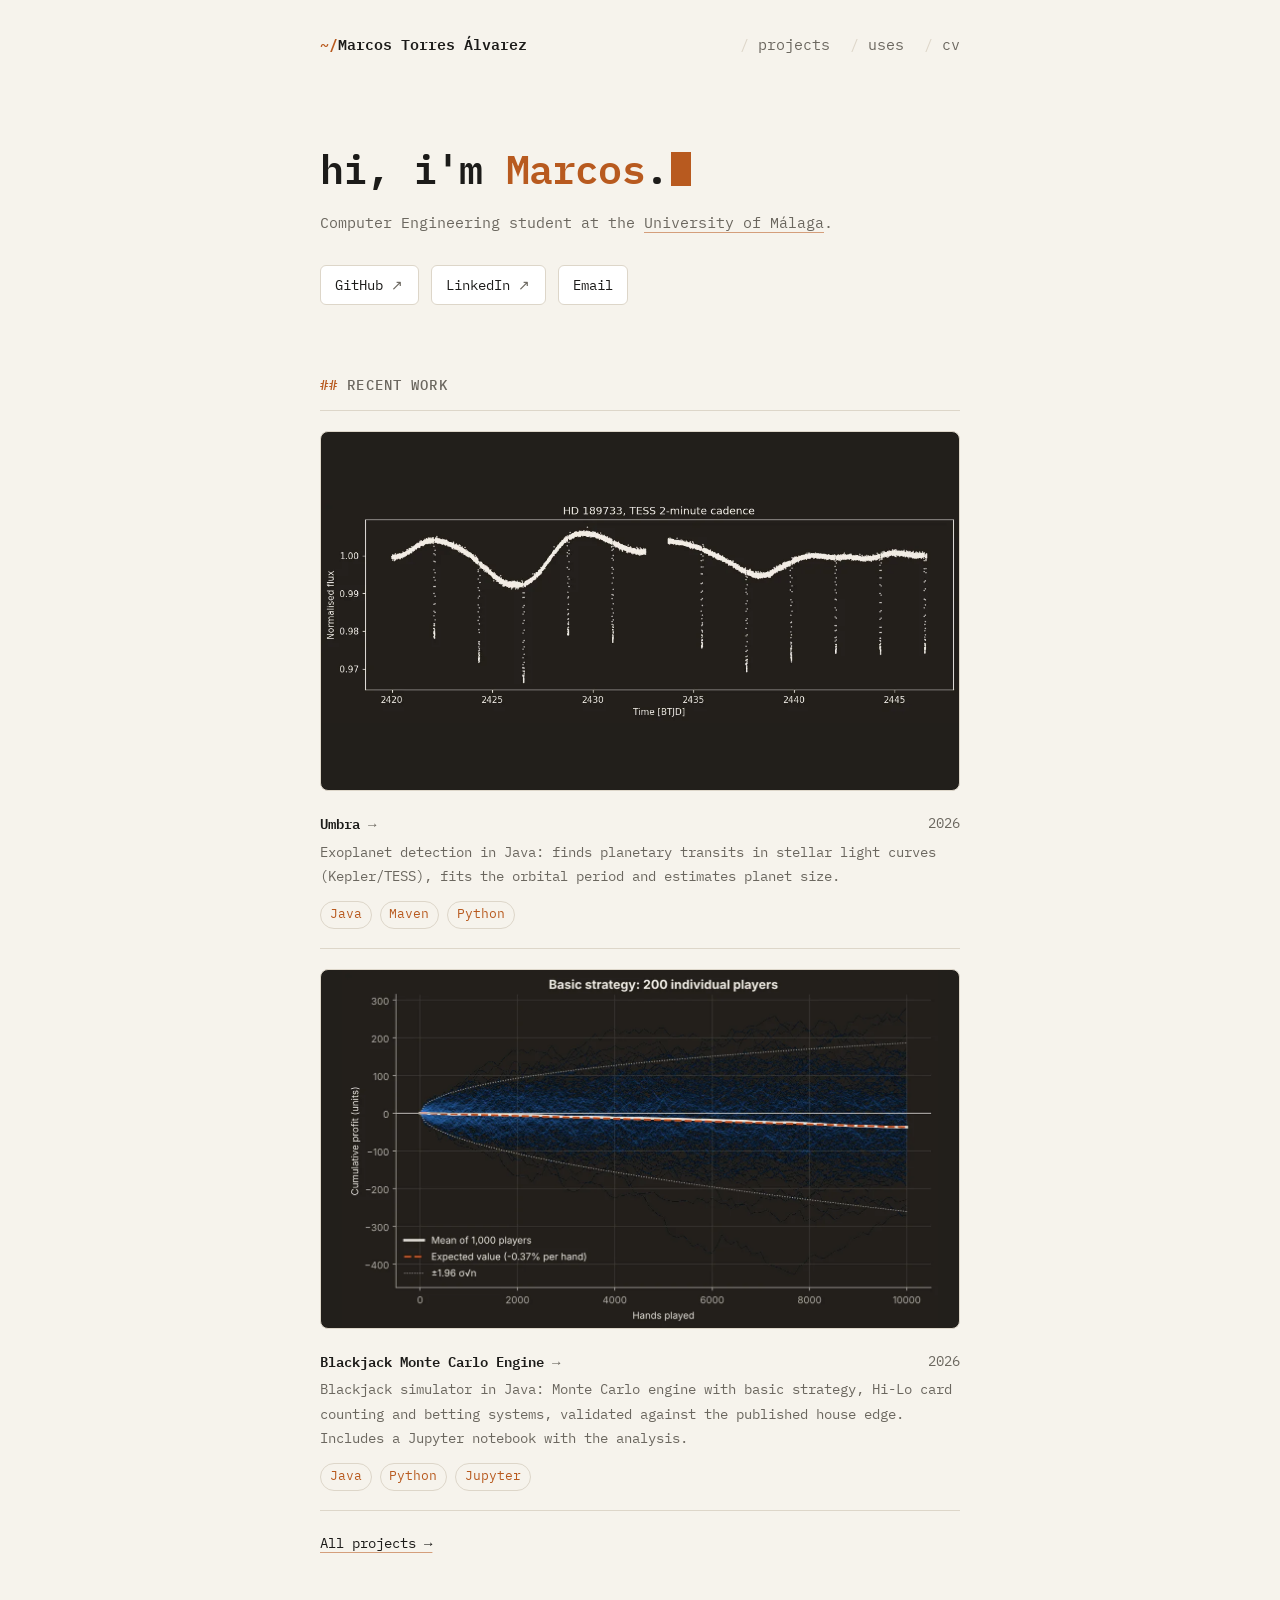
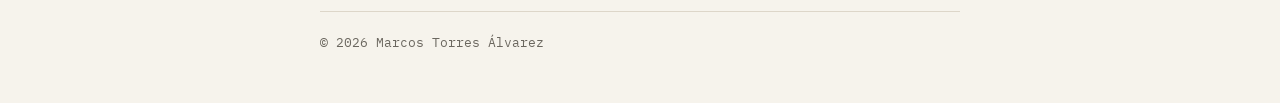
<file: index.html>
<!doctype html>
<html lang="en">
  <head>
    <meta charset="utf-8">
    <meta name="viewport" content="width=device-width, initial-scale=1">
    <title>Marcos Torres Álvarez</title>
    <meta name="description" content="Computer Engineering student at the University of Málaga.">
    <link rel="canonical" href="https://torresmarcos.com/">
    <link rel="icon" href="favicon.svg" type="image/svg+xml">
    <link rel="stylesheet" href="style.css">
  </head>
  <body>
    <div class="page">
      <header class="site-header">
        <a class="site-name" href="/">Marcos Torres Álvarez</a>
        <nav class="site-nav" aria-label="Main">
          <a href="/projects">Projects</a>
          <a href="/uses">Uses</a>
          <a href="/cv">CV</a>
        </nav>
      </header>

      <main>
        <section class="intro">
          <h1>hi, i'm <span class="accent">Marcos</span>.<span class="cursor" aria-hidden="true"></span></h1>
          <div class="lead">
            <p>Computer Engineering student at the <a href="https://www.uma.es/">University of Málaga</a>.</p>
          </div>
          <ul class="links">
            <li><a href="https://github.com/mtoralv">GitHub</a></li>
            <li><a href="https://www.linkedin.com/in/mtoralv/">LinkedIn</a></li>
            <li><a class="email" href="mailto:marcos@torresmarcos.com">Email</a></li>
          </ul>
        </section>

        <section class="recent" aria-labelledby="recent-title">
          <h2 id="recent-title">Recent work</h2>
          <ul class="project-list">
          <li class="project-row">
            <a class="project-link" href="/projects/umbra">
              <img class="project-image" src="/images/projects/umbra.webp" alt="Light curve of HD 189733 from TESS: the star brightness over 27 days, with a dip every time its planet crosses it" loading="lazy">
              <span class="project-name">Umbra</span>
              <time class="project-year" datetime="2026">2026</time>
              <span class="project-summary">Exoplanet detection in Java: finds planetary transits in stellar light curves (Kepler/TESS), fits the orbital period and estimates planet size.</span>
            </a>
            <ul class="tags" aria-label="Built with">
              <li>Java</li>
              <li>Maven</li>
              <li>Python</li>
            </ul>
          </li>
          <li class="project-row">
            <a class="project-link" href="/projects/blackjack">
              <img class="project-image" src="/images/projects/blackjack.webp" alt="Cumulative profit of 200 simulated Blackjack players over 10,000 hands, drifting slowly below zero" loading="lazy">
              <span class="project-name">Blackjack Monte Carlo Engine</span>
              <time class="project-year" datetime="2026">2026</time>
              <span class="project-summary">Blackjack simulator in Java: Monte Carlo engine with basic strategy, Hi-Lo card counting and betting systems, validated against the published house edge. Includes a Jupyter notebook with the analysis.</span>
            </a>
            <ul class="tags" aria-label="Built with">
              <li>Java</li>
              <li>Python</li>
              <li>Jupyter</li>
            </ul>
          </li>
          </ul>
          <p class="all-projects"><a href="/projects">All projects →</a></p>
        </section>
      </main>

      <footer class="site-footer">
        <p>© 2026 Marcos Torres Álvarez</p>
      </footer>
    </div>
  </body>
</html>
</file>
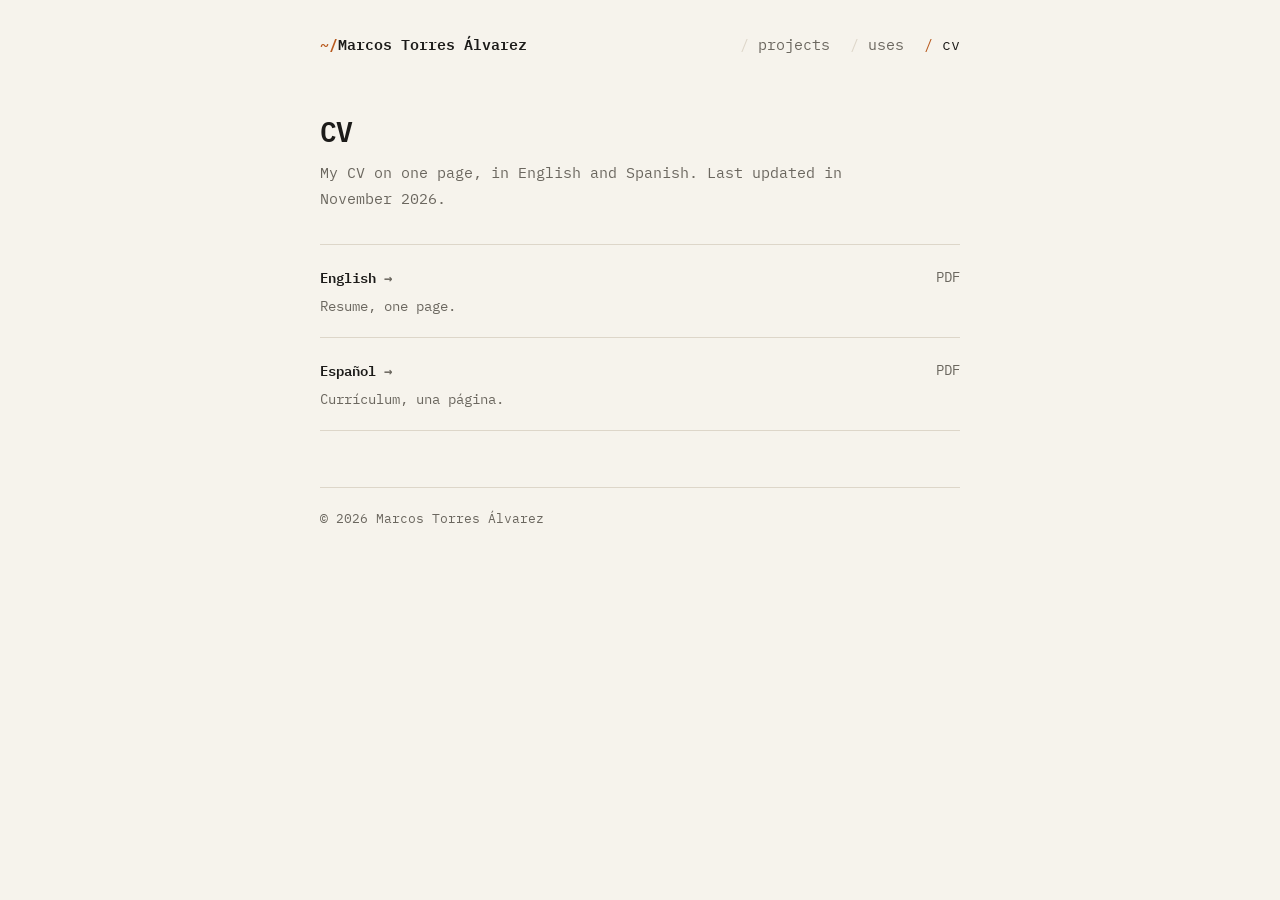
<file: cv.html>
<!doctype html>
<html lang="en">
  <head>
    <meta charset="utf-8">
    <meta name="viewport" content="width=device-width, initial-scale=1">
    <title>CV · Marcos Torres Álvarez</title>
    <meta name="description" content="The CV of Marcos Torres Álvarez, in English and Spanish.">
    <link rel="canonical" href="https://torresmarcos.com/cv">
    <link rel="icon" href="favicon.svg" type="image/svg+xml">
    <link rel="stylesheet" href="style.css">
  </head>
  <body>
    <div class="page">
      <header class="site-header">
        <a class="site-name" href="/">Marcos Torres Álvarez</a>
        <nav class="site-nav" aria-label="Main">
          <a href="/projects">Projects</a>
          <a href="/uses">Uses</a>
          <a href="/cv" aria-current="page">CV</a>
        </nav>
      </header>

      <main>
        <h1>CV</h1>
        <p class="lead">My CV on one page, in English and Spanish. Last updated in November 2026.</p>

        <ul class="project-list">
          <li class="project-row">
            <a class="project-link" href="/cv/marcos-torres-cv-en.pdf">
              <span class="project-name">English</span>
              <span class="project-year">PDF</span>
              <span class="project-summary">Resume, one page.</span>
            </a>
          </li>
          <li class="project-row">
            <a class="project-link" href="/cv/marcos-torres-cv-es.pdf" hreflang="es" lang="es">
              <span class="project-name">Español</span>
              <span class="project-year">PDF</span>
              <span class="project-summary">Currículum, una página.</span>
            </a>
          </li>
        </ul>
      </main>

      <footer class="site-footer">
        <p>© 2026 Marcos Torres Álvarez</p>
      </footer>
    </div>
  </body>
</html>
</file>
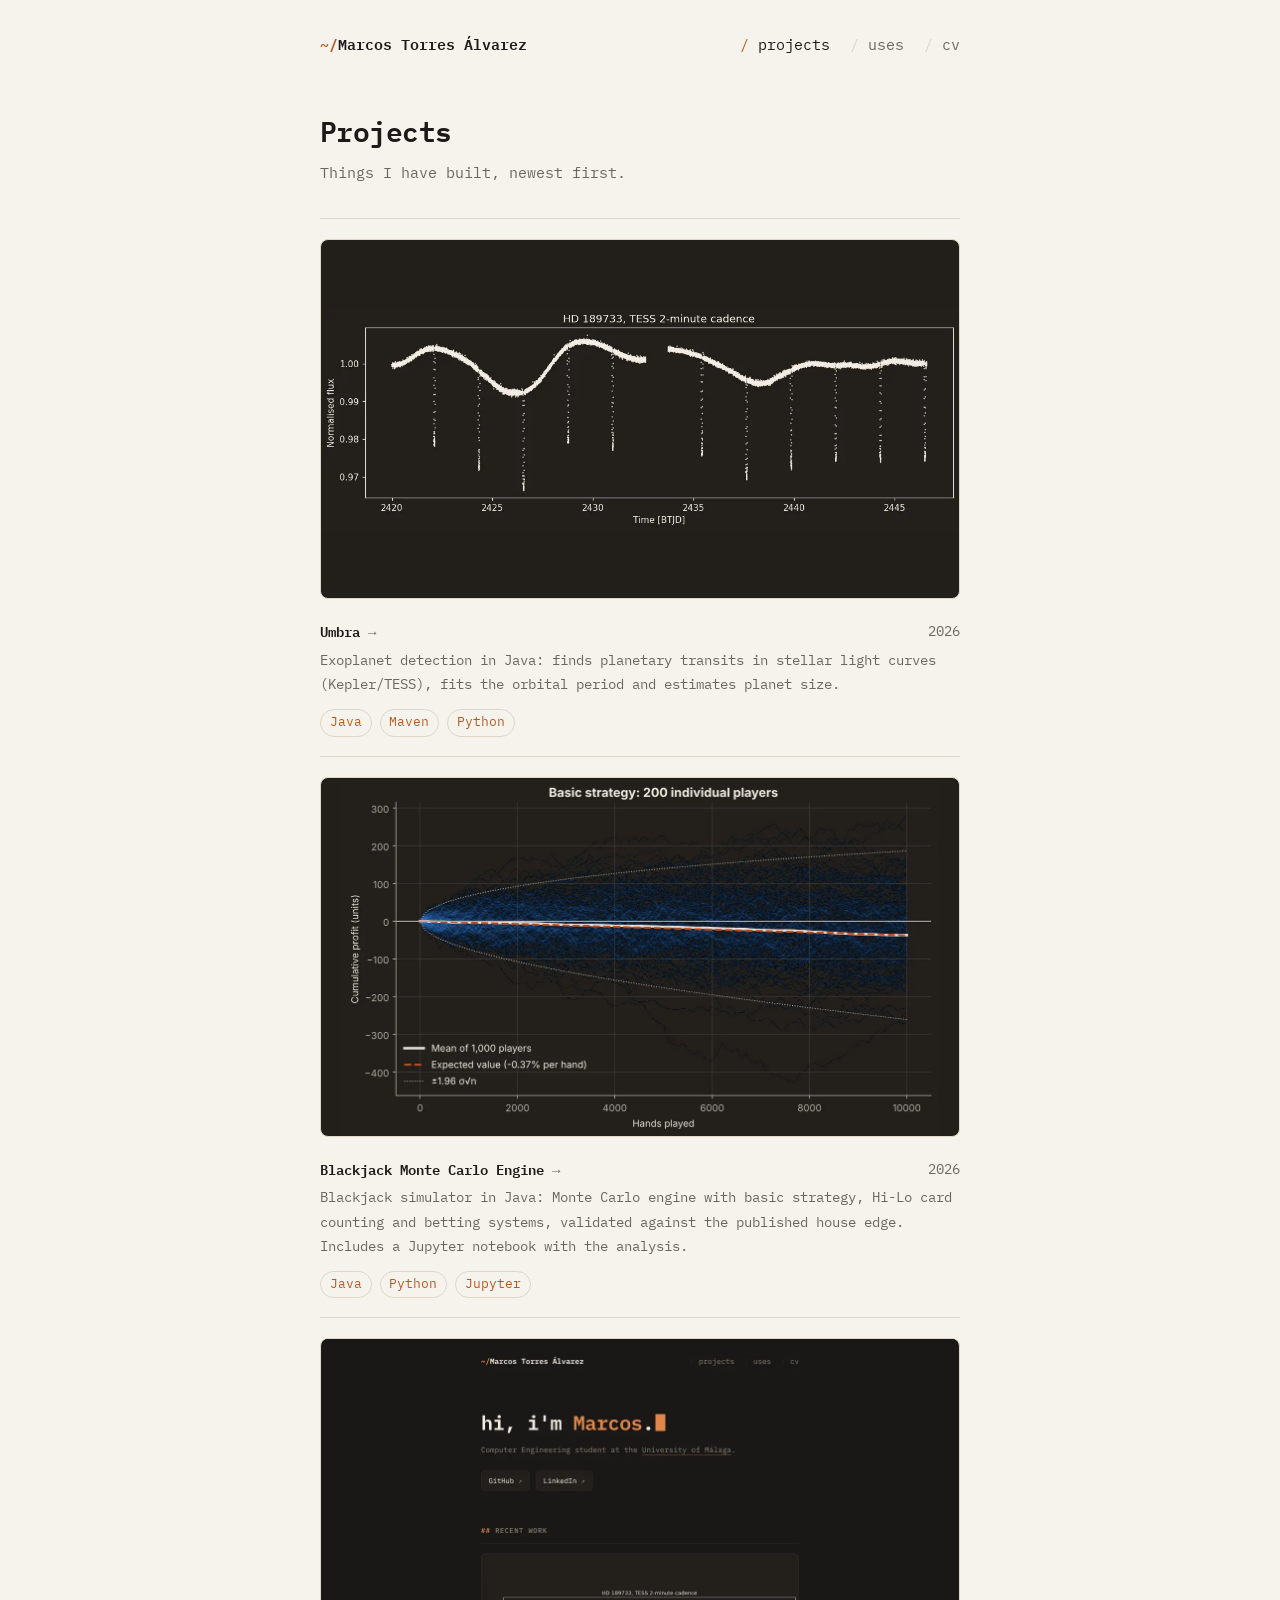
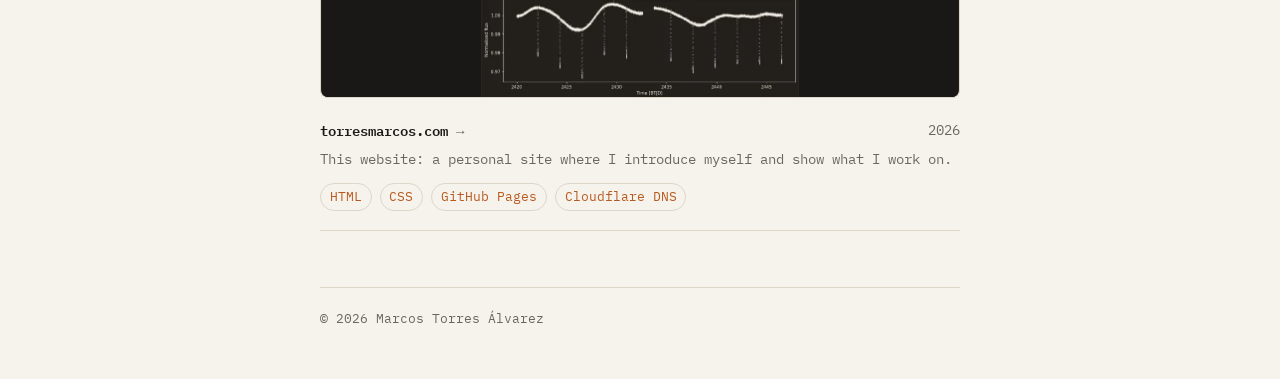
<file: projects.html>
<!doctype html>
<html lang="en">
  <head>
    <meta charset="utf-8">
    <meta name="viewport" content="width=device-width, initial-scale=1">
    <title>Projects · Marcos Torres Álvarez</title>
    <meta name="description" content="Projects by Marcos Torres Álvarez.">
    <link rel="canonical" href="https://torresmarcos.com/projects">
    <link rel="icon" href="favicon.svg" type="image/svg+xml">
    <link rel="stylesheet" href="style.css">
  </head>
  <body>
    <div class="page">
      <header class="site-header">
        <a class="site-name" href="/">Marcos Torres Álvarez</a>
        <nav class="site-nav" aria-label="Main">
          <a href="/projects" aria-current="page">Projects</a>
          <a href="/uses">Uses</a>
          <a href="/cv">CV</a>
        </nav>
      </header>

      <main>
        <h1>Projects</h1>
        <p class="lead">Things I have built, newest first.</p>

        <ul class="project-list">
          <li class="project-row">
            <a class="project-link" href="/projects/umbra">
              <img class="project-image" src="/images/projects/umbra.webp" alt="Light curve of HD 189733 from TESS: the star brightness over 27 days, with a dip every time its planet crosses it" loading="lazy">
              <span class="project-name">Umbra</span>
              <time class="project-year" datetime="2026">2026</time>
              <span class="project-summary">Exoplanet detection in Java: finds planetary transits in stellar light curves (Kepler/TESS), fits the orbital period and estimates planet size.</span>
            </a>
            <ul class="tags" aria-label="Built with">
              <li>Java</li>
              <li>Maven</li>
              <li>Python</li>
            </ul>
          </li>
          <li class="project-row">
            <a class="project-link" href="/projects/blackjack">
              <img class="project-image" src="/images/projects/blackjack.webp" alt="Cumulative profit of 200 simulated Blackjack players over 10,000 hands, drifting slowly below zero" loading="lazy">
              <span class="project-name">Blackjack Monte Carlo Engine</span>
              <time class="project-year" datetime="2026">2026</time>
              <span class="project-summary">Blackjack simulator in Java: Monte Carlo engine with basic strategy, Hi-Lo card counting and betting systems, validated against the published house edge. Includes a Jupyter notebook with the analysis.</span>
            </a>
            <ul class="tags" aria-label="Built with">
              <li>Java</li>
              <li>Python</li>
              <li>Jupyter</li>
            </ul>
          </li>
          <li class="project-row">
            <a class="project-link" href="/projects/torresmarcos">
              <img class="project-image" src="/images/projects/torresmarcos.webp" alt="The home page of torresmarcos.com" loading="lazy">
              <span class="project-name">torresmarcos.com</span>
              <time class="project-year" datetime="2026">2026</time>
              <span class="project-summary">This website: a personal site where I introduce myself and show what I work on.</span>
            </a>
            <ul class="tags" aria-label="Built with">
              <li>HTML</li>
              <li>CSS</li>
              <li>GitHub Pages</li>
              <li>Cloudflare DNS</li>
            </ul>
          </li>
        </ul>
      </main>

      <footer class="site-footer">
        <p>© 2026 Marcos Torres Álvarez</p>
      </footer>
    </div>
  </body>
</html>
</file>
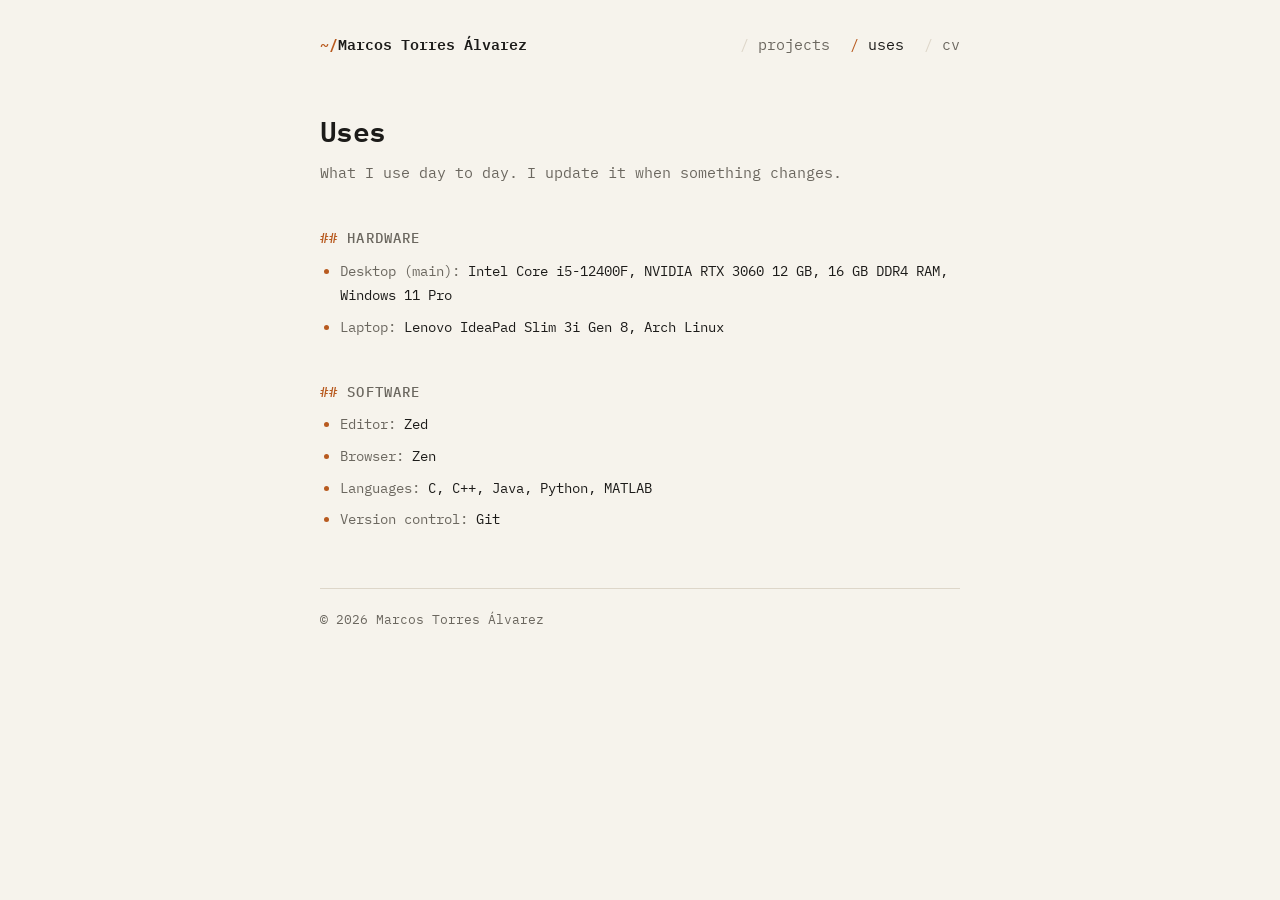
<file: uses.html>
<!doctype html>
<html lang="en">
  <head>
    <meta charset="utf-8">
    <meta name="viewport" content="width=device-width, initial-scale=1">
    <title>Uses · Marcos Torres Álvarez</title>
    <meta name="description" content="The hardware and software Marcos Torres Álvarez uses day to day.">
    <link rel="canonical" href="https://torresmarcos.com/uses">
    <link rel="icon" href="favicon.svg" type="image/svg+xml">
    <link rel="stylesheet" href="style.css">
  </head>
  <body>
    <div class="page">
      <header class="site-header">
        <a class="site-name" href="/">Marcos Torres Álvarez</a>
        <nav class="site-nav" aria-label="Main">
          <a href="/projects">Projects</a>
          <a href="/uses" aria-current="page">Uses</a>
          <a href="/cv">CV</a>
        </nav>
      </header>

      <main>
        <h1>Uses</h1>
        <p class="lead">What I use day to day. I update it when something changes.</p>

        <h2>Hardware</h2>
        <ul>
          <li><span class="label">Desktop (main):</span> Intel Core i5-12400F, NVIDIA RTX 3060 12 GB, 16 GB DDR4 RAM, Windows 11 Pro</li>
          <li><span class="label">Laptop:</span> Lenovo IdeaPad Slim 3i Gen 8, Arch Linux</li>
        </ul>

        <h2>Software</h2>
        <ul>
          <li><span class="label">Editor:</span> Zed</li>
          <li><span class="label">Browser:</span> Zen</li>
          <li><span class="label">Languages:</span> C, C++, Java, Python, MATLAB</li>
          <li><span class="label">Version control:</span> Git</li>
        </ul>
      </main>

      <footer class="site-footer">
        <p>© 2026 Marcos Torres Álvarez</p>
      </footer>
    </div>
  </body>
</html>
</file>
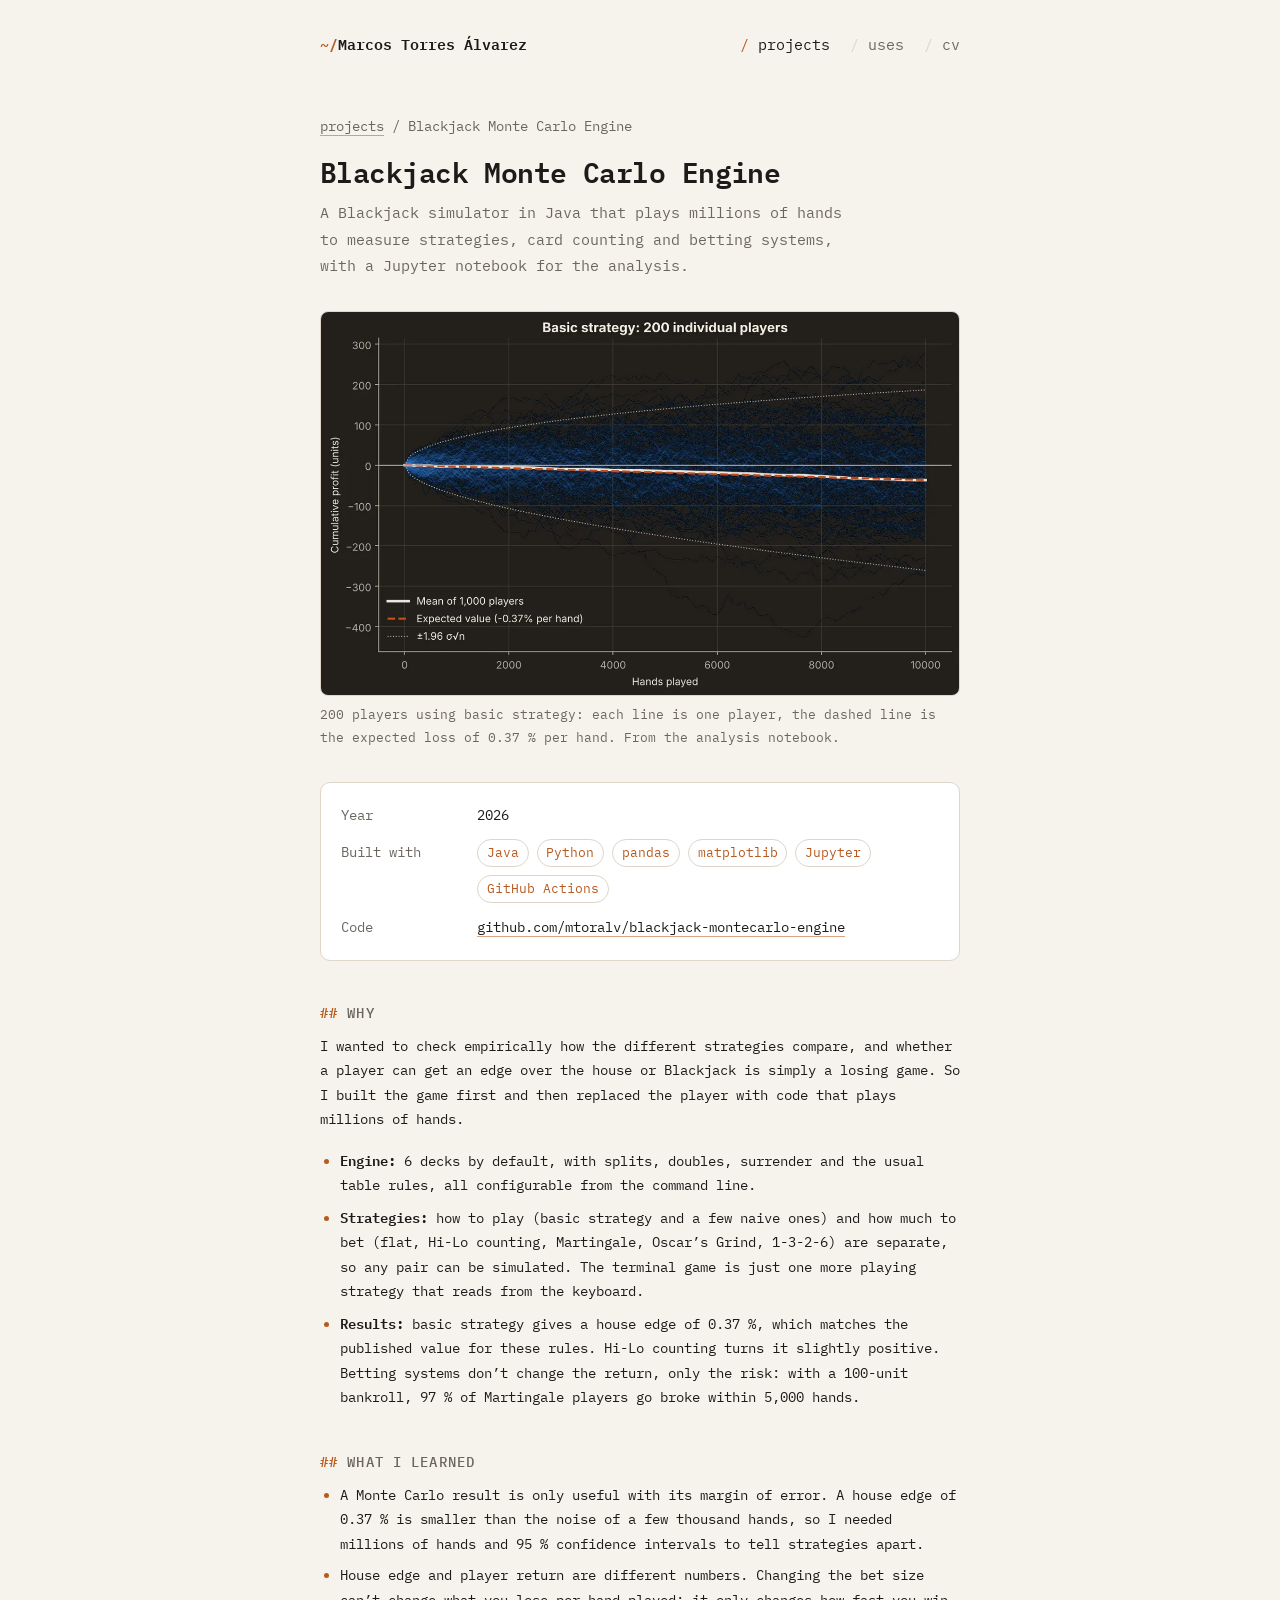
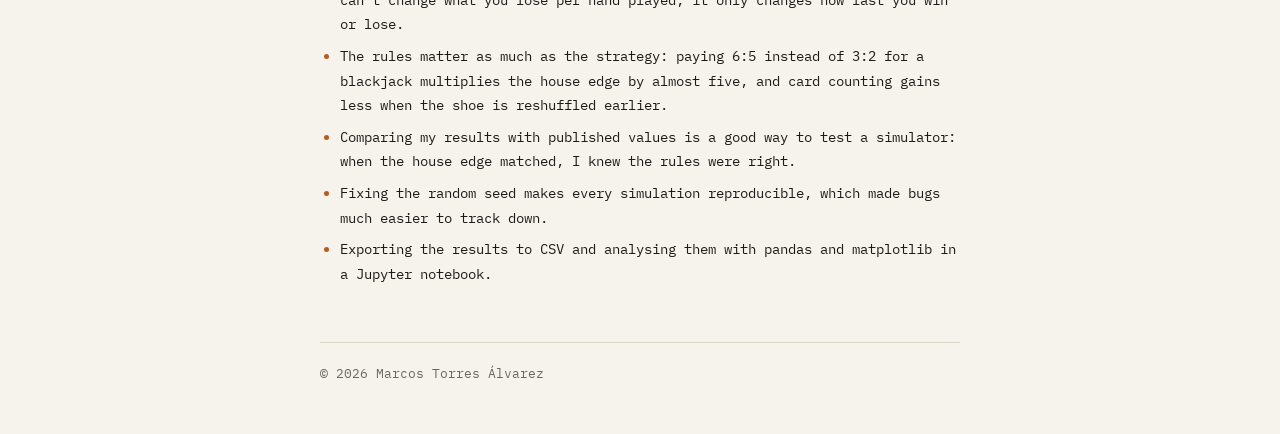
<file: projects/blackjack.html>
<!doctype html>
<html lang="en">
  <head>
    <meta charset="utf-8">
    <meta name="viewport" content="width=device-width, initial-scale=1">
    <title>Blackjack Monte Carlo Engine · Marcos Torres Álvarez</title>
    <meta name="description" content="A Blackjack Monte Carlo simulator in Java by Marcos Torres Álvarez.">
    <link rel="canonical" href="https://torresmarcos.com/projects/blackjack">
    <link rel="icon" href="../favicon.svg" type="image/svg+xml">
    <link rel="stylesheet" href="../style.css">
  </head>
  <body>
    <div class="page">
      <header class="site-header">
        <a class="site-name" href="/">Marcos Torres Álvarez</a>
        <nav class="site-nav" aria-label="Main">
          <a href="/projects" aria-current="page">Projects</a>
          <a href="/uses">Uses</a>
          <a href="/cv">CV</a>
        </nav>
      </header>

      <main>
        <p class="breadcrumb"><a href="/projects">projects</a> / Blackjack Monte Carlo Engine</p>
        <h1>Blackjack Monte Carlo Engine</h1>
        <p class="lead">A Blackjack simulator in Java that plays millions of hands to measure strategies, card counting and betting systems, with a Jupyter notebook for the analysis.</p>

        <figure class="figure">
          <img src="/images/projects/blackjack.webp" alt="Cumulative profit of 200 simulated Blackjack players over 10,000 hands, drifting slowly below zero" width="1200" height="720">
          <figcaption>200 players using basic strategy: each line is one player, the dashed line is the expected loss of 0.37 % per hand. From the analysis notebook.</figcaption>
        </figure>

        <dl class="facts">
          <div>
            <dt>Year</dt>
            <dd><time datetime="2026">2026</time></dd>
          </div>
          <div>
            <dt>Built with</dt>
            <dd>
              <ul class="tags">
                <li>Java</li>
                <li>Python</li>
                <li>pandas</li>
                <li>matplotlib</li>
                <li>Jupyter</li>
                <li>GitHub Actions</li>
              </ul>
            </dd>
          </div>
          <div>
            <dt>Code</dt>
            <dd><a href="https://github.com/mtoralv/blackjack-montecarlo-engine">github.com/mtoralv/blackjack-montecarlo-engine</a></dd>
          </div>
        </dl>

        <h2>Why</h2>
        <p>I wanted to check empirically how the different strategies compare, and whether a player can get an edge over the house or Blackjack is simply a losing game. So I built the game first and then replaced the player with code that plays millions of hands.</p>
        <ul>
          <li><strong>Engine:</strong> 6 decks by default, with splits, doubles, surrender and the usual table rules, all configurable from the command line.</li>
          <li><strong>Strategies:</strong> how to play (basic strategy and a few naive ones) and how much to bet (flat, Hi-Lo counting, Martingale, Oscar&rsquo;s Grind, 1-3-2-6) are separate, so any pair can be simulated. The terminal game is just one more playing strategy that reads from the keyboard.</li>
          <li><strong>Results:</strong> basic strategy gives a house edge of 0.37 %, which matches the published value for these rules. Hi-Lo counting turns it slightly positive. Betting systems don&rsquo;t change the return, only the risk: with a 100-unit bankroll, 97 % of Martingale players go broke within 5,000 hands.</li>
        </ul>

        <h2>What I learned</h2>
        <ul>
          <li>A Monte Carlo result is only useful with its margin of error. A house edge of 0.37 % is smaller than the noise of a few thousand hands, so I needed millions of hands and 95 % confidence intervals to tell strategies apart.</li>
          <li>House edge and player return are different numbers. Changing the bet size can&rsquo;t change what you lose per hand played; it only changes how fast you win or lose.</li>
          <li>The rules matter as much as the strategy: paying 6:5 instead of 3:2 for a blackjack multiplies the house edge by almost five, and card counting gains less when the shoe is reshuffled earlier.</li>
          <li>Comparing my results with published values is a good way to test a simulator: when the house edge matched, I knew the rules were right.</li>
          <li>Fixing the random seed makes every simulation reproducible, which made bugs much easier to track down.</li>
          <li>Exporting the results to CSV and analysing them with pandas and matplotlib in a Jupyter notebook.</li>
        </ul>
      </main>

      <footer class="site-footer">
        <p>© 2026 Marcos Torres Álvarez</p>
      </footer>
    </div>
  </body>
</html>
</file>
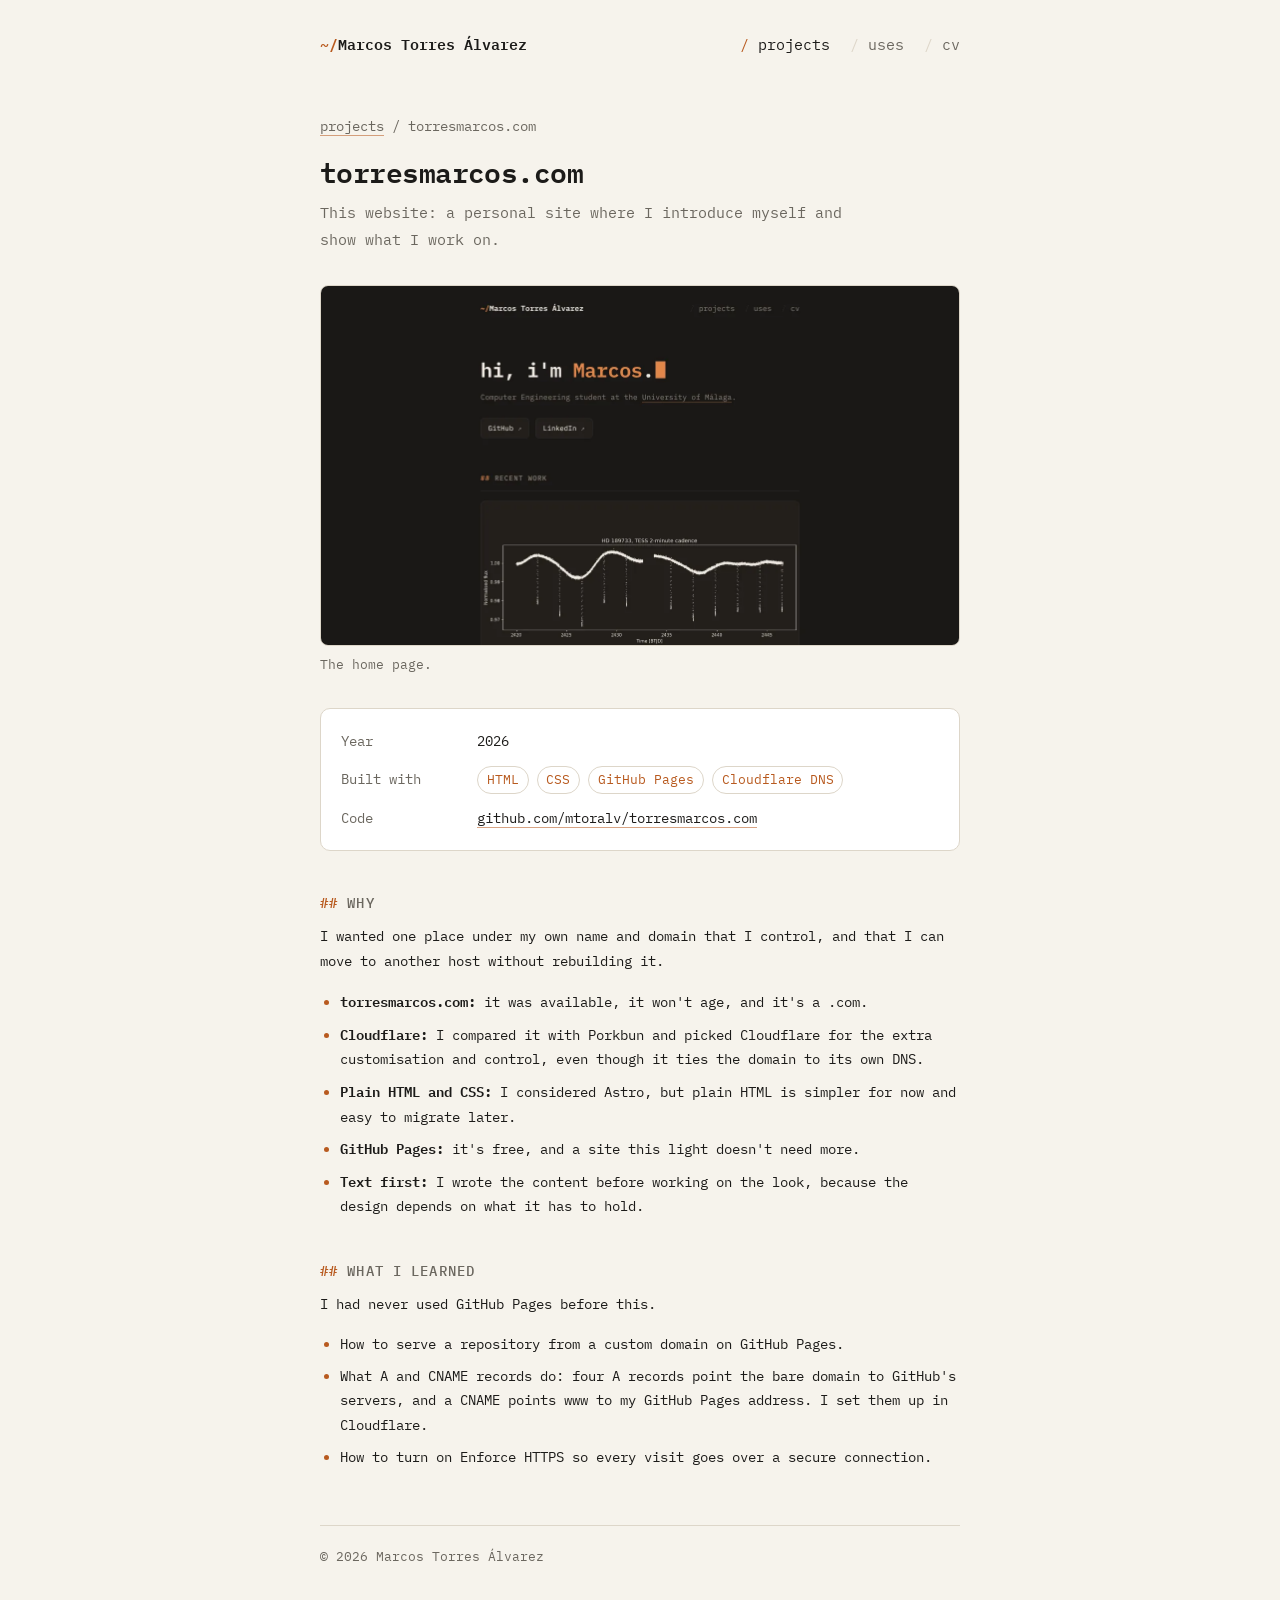
<file: projects/torresmarcos.html>
<!doctype html>
<html lang="en">
  <head>
    <meta charset="utf-8">
    <meta name="viewport" content="width=device-width, initial-scale=1">
    <title>torresmarcos.com · Marcos Torres Álvarez</title>
    <meta name="description" content="How and why Marcos Torres Álvarez built torresmarcos.com.">
    <link rel="canonical" href="https://torresmarcos.com/projects/torresmarcos">
    <link rel="icon" href="../favicon.svg" type="image/svg+xml">
    <link rel="stylesheet" href="../style.css">
  </head>
  <body>
    <div class="page">
      <header class="site-header">
        <a class="site-name" href="/">Marcos Torres Álvarez</a>
        <nav class="site-nav" aria-label="Main">
          <a href="/projects" aria-current="page">Projects</a>
          <a href="/uses">Uses</a>
          <a href="/cv">CV</a>
        </nav>
      </header>

      <main>
        <p class="breadcrumb"><a href="/projects">projects</a> / torresmarcos.com</p>
        <h1>torresmarcos.com</h1>
        <p class="lead">This website: a personal site where I introduce myself and show what I work on.</p>

        <figure class="figure">
          <img src="/images/projects/torresmarcos.webp" alt="The home page of torresmarcos.com" width="1200" height="675">
          <figcaption>The home page.</figcaption>
        </figure>

        <dl class="facts">
          <div>
            <dt>Year</dt>
            <dd><time datetime="2026">2026</time></dd>
          </div>
          <div>
            <dt>Built with</dt>
            <dd>
              <ul class="tags">
                <li>HTML</li>
                <li>CSS</li>
                <li>GitHub Pages</li>
                <li>Cloudflare DNS</li>
              </ul>
            </dd>
          </div>
          <div>
            <dt>Code</dt>
            <dd><a href="https://github.com/mtoralv/torresmarcos.com">github.com/mtoralv/torresmarcos.com</a></dd>
          </div>
        </dl>

        <h2>Why</h2>
        <p>I wanted one place under my own name and domain that I control, and that I can move to another host without rebuilding it.</p>
        <ul>
          <li><strong>torresmarcos.com:</strong> it was available, it won't age, and it's a .com.</li>
          <li><strong>Cloudflare:</strong> I compared it with Porkbun and picked Cloudflare for the extra customisation and control, even though it ties the domain to its own DNS.</li>
          <li><strong>Plain HTML and CSS:</strong> I considered Astro, but plain HTML is simpler for now and easy to migrate later.</li>
          <li><strong>GitHub Pages:</strong> it's free, and a site this light doesn't need more.</li>
          <li><strong>Text first:</strong> I wrote the content before working on the look, because the design depends on what it has to hold.</li>
        </ul>

        <h2>What I learned</h2>
        <p>I had never used GitHub Pages before this.</p>
        <ul>
          <li>How to serve a repository from a custom domain on GitHub Pages.</li>
          <li>What A and CNAME records do: four A records point the bare domain to GitHub's servers, and a CNAME points <code>www</code> to my GitHub Pages address. I set them up in Cloudflare.</li>
          <li>How to turn on Enforce HTTPS so every visit goes over a secure connection.</li>
        </ul>
      </main>

      <footer class="site-footer">
        <p>© 2026 Marcos Torres Álvarez</p>
      </footer>
    </div>
  </body>
</html>
</file>
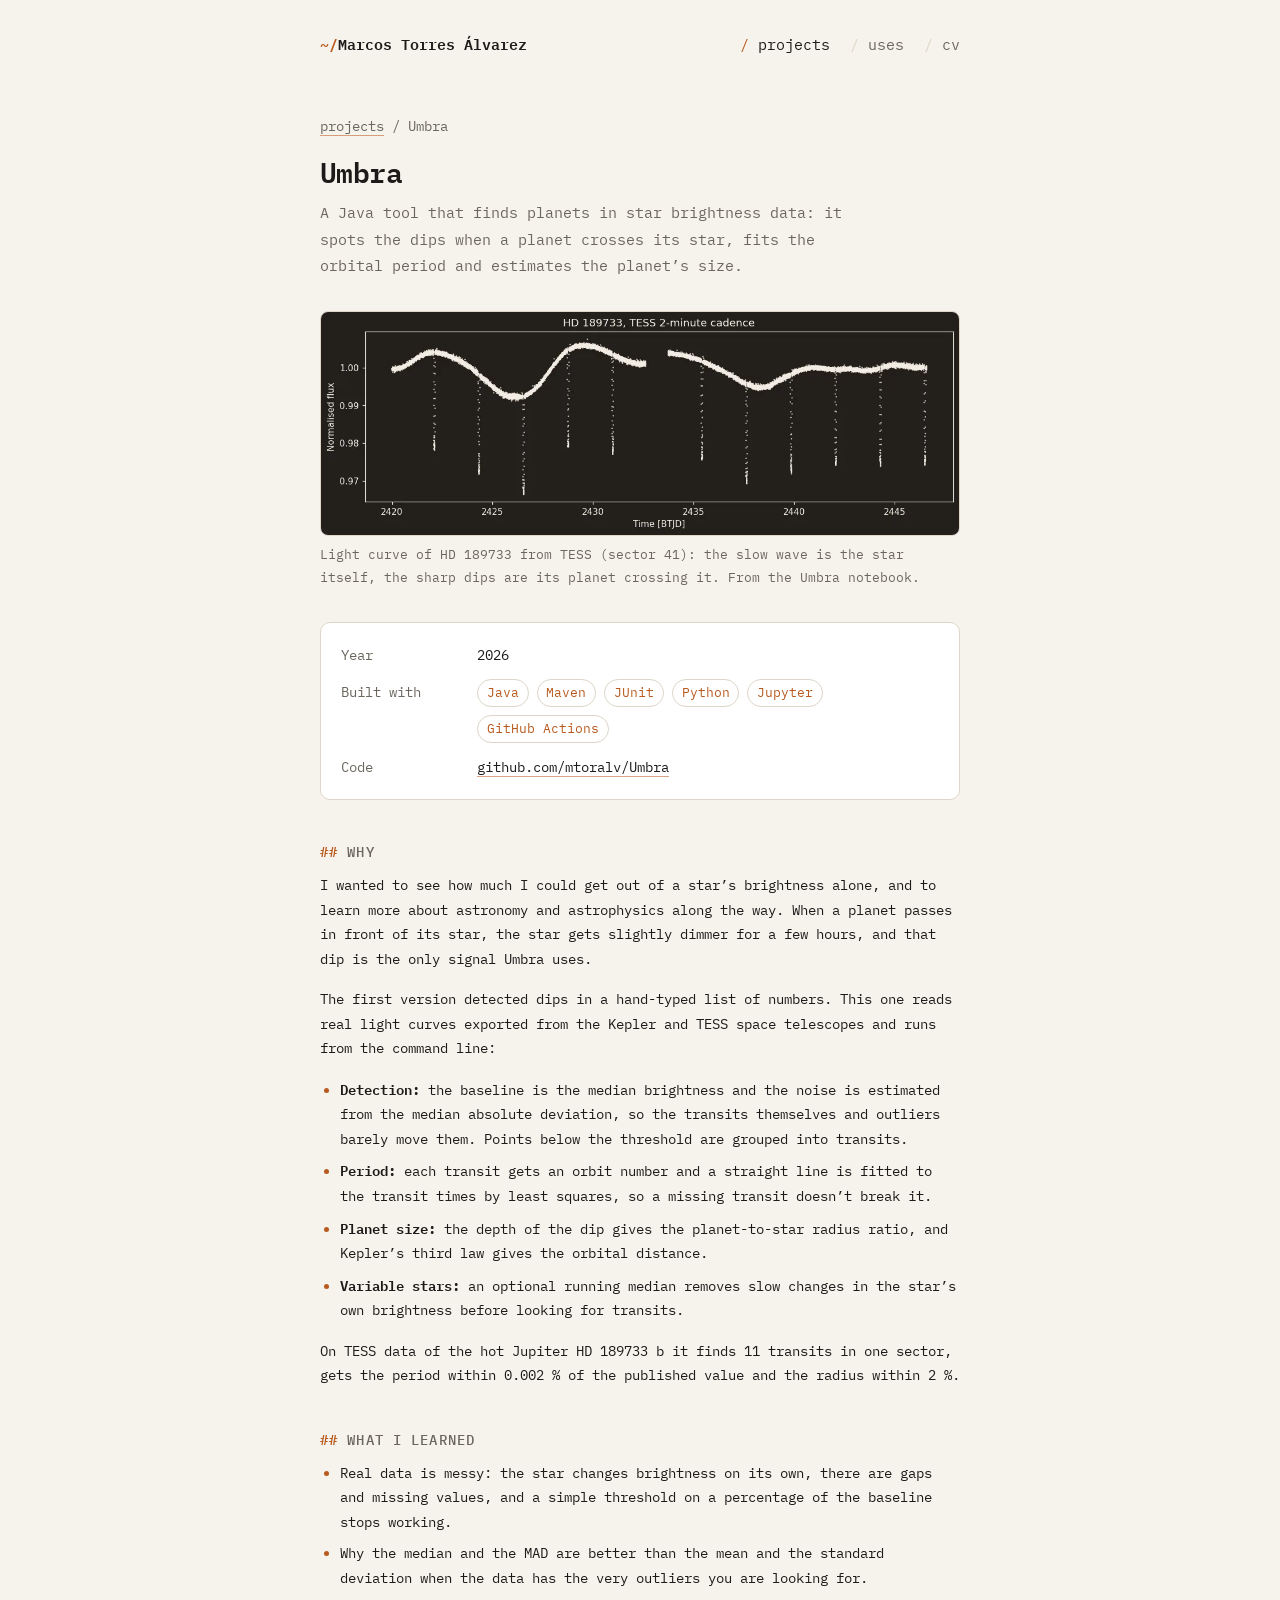
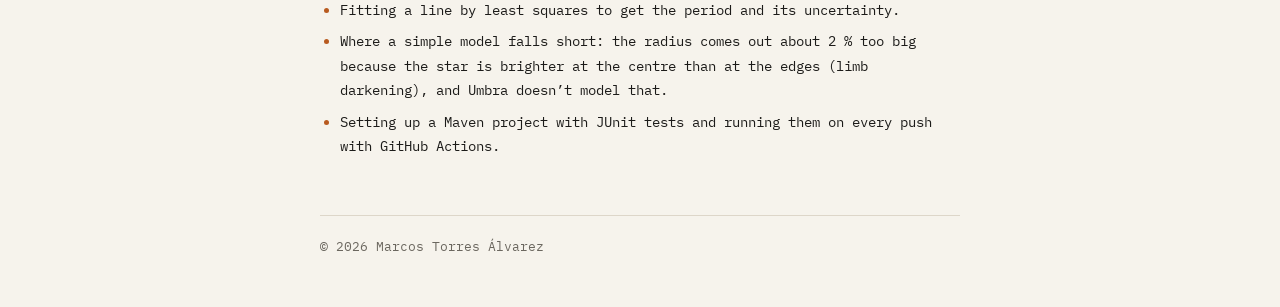
<file: projects/umbra.html>
<!doctype html>
<html lang="en">
  <head>
    <meta charset="utf-8">
    <meta name="viewport" content="width=device-width, initial-scale=1">
    <title>Umbra · Marcos Torres Álvarez</title>
    <meta name="description" content="Umbra, an exoplanet transit detector written in Java by Marcos Torres Álvarez.">
    <link rel="canonical" href="https://torresmarcos.com/projects/umbra">
    <link rel="icon" href="../favicon.svg" type="image/svg+xml">
    <link rel="stylesheet" href="../style.css">
  </head>
  <body>
    <div class="page">
      <header class="site-header">
        <a class="site-name" href="/">Marcos Torres Álvarez</a>
        <nav class="site-nav" aria-label="Main">
          <a href="/projects" aria-current="page">Projects</a>
          <a href="/uses">Uses</a>
          <a href="/cv">CV</a>
        </nav>
      </header>

      <main>
        <p class="breadcrumb"><a href="/projects">projects</a> / Umbra</p>
        <h1>Umbra</h1>
        <p class="lead">A Java tool that finds planets in star brightness data: it spots the dips when a planet crosses its star, fits the orbital period and estimates the planet&rsquo;s size.</p>

        <figure class="figure">
          <img src="/images/projects/umbra.webp" alt="Light curve of HD 189733 from TESS: the star brightness over 27 days, with a dip every time its planet crosses it" width="1200" height="675">
          <figcaption>Light curve of HD 189733 from TESS (sector 41): the slow wave is the star itself, the sharp dips are its planet crossing it. From the Umbra notebook.</figcaption>
        </figure>

        <dl class="facts">
          <div>
            <dt>Year</dt>
            <dd><time datetime="2026">2026</time></dd>
          </div>
          <div>
            <dt>Built with</dt>
            <dd>
              <ul class="tags">
                <li>Java</li>
                <li>Maven</li>
                <li>JUnit</li>
                <li>Python</li>
                <li>Jupyter</li>
                <li>GitHub Actions</li>
              </ul>
            </dd>
          </div>
          <div>
            <dt>Code</dt>
            <dd><a href="https://github.com/mtoralv/Umbra">github.com/mtoralv/Umbra</a></dd>
          </div>
        </dl>

        <h2>Why</h2>
        <p>I wanted to see how much I could get out of a star&rsquo;s brightness alone, and to learn more about astronomy and astrophysics along the way. When a planet passes in front of its star, the star gets slightly dimmer for a few hours, and that dip is the only signal Umbra uses.</p>
        <p>The first version detected dips in a hand-typed list of numbers. This one reads real light curves exported from the Kepler and TESS space telescopes and runs from the command line:</p>
        <ul>
          <li><strong>Detection:</strong> the baseline is the median brightness and the noise is estimated from the median absolute deviation, so the transits themselves and outliers barely move them. Points below the threshold are grouped into transits.</li>
          <li><strong>Period:</strong> each transit gets an orbit number and a straight line is fitted to the transit times by least squares, so a missing transit doesn&rsquo;t break it.</li>
          <li><strong>Planet size:</strong> the depth of the dip gives the planet-to-star radius ratio, and Kepler&rsquo;s third law gives the orbital distance.</li>
          <li><strong>Variable stars:</strong> an optional running median removes slow changes in the star&rsquo;s own brightness before looking for transits.</li>
        </ul>
        <p>On TESS data of the hot Jupiter HD 189733 b it finds 11 transits in one sector, gets the period within 0.002 % of the published value and the radius within 2 %.</p>

        <h2>What I learned</h2>
        <ul>
          <li>Real data is messy: the star changes brightness on its own, there are gaps and missing values, and a simple threshold on a percentage of the baseline stops working.</li>
          <li>Why the median and the MAD are better than the mean and the standard deviation when the data has the very outliers you are looking for.</li>
          <li>Fitting a line by least squares to get the period and its uncertainty.</li>
          <li>Where a simple model falls short: the radius comes out about 2 % too big because the star is brighter at the centre than at the edges (limb darkening), and Umbra doesn&rsquo;t model that.</li>
          <li>Setting up a Maven project with JUnit tests and running them on every push with GitHub Actions.</li>
        </ul>
      </main>

      <footer class="site-footer">
        <p>© 2026 Marcos Torres Álvarez</p>
      </footer>
    </div>
  </body>
</html>
</file>
<file: style.css>
/* Dark-first and warm, one column, everything set in a monospace face.
   The font files live in /fonts (IBM Plex Mono, SIL Open Font License), so nothing is downloaded from other sites. */

@font-face {
  font-family: "IBM Plex Mono";
  src: url("fonts/ibm-plex-mono-latin-400-normal.woff2") format("woff2");
  font-weight: 400;
  font-display: swap;
}

@font-face {
  font-family: "IBM Plex Mono";
  src: url("fonts/ibm-plex-mono-latin-500-normal.woff2") format("woff2");
  font-weight: 500;
  font-display: swap;
}

@font-face {
  font-family: "IBM Plex Mono";
  src: url("fonts/ibm-plex-mono-latin-600-normal.woff2") format("woff2");
  font-weight: 600;
  font-display: swap;
}

:root {
  --bg: #1a1816;
  --surface: #221f1b;
  --fg: #f3ece2;
  --muted: #8c8173;
  --line: #2f2b26;
  --accent: #e0874a;

  --font-mono: "IBM Plex Mono", ui-monospace, "SF Mono", "Cascadia Code", Menlo, Consolas, monospace;
  --font-body: var(--font-mono);

  color-scheme: dark;
}

@media (prefers-color-scheme: light) {
  :root:not([data-theme="dark"]) {
    --bg: #f6f3ec;
    --surface: #ffffff;
    --fg: #1c1b19;
    --muted: #6b675f;
    --line: #ddd6c9;
    --accent: #b85a1f;
    color-scheme: light;
  }
}

:root[data-theme="light"] {
  --bg: #f6f3ec;
  --surface: #ffffff;
  --fg: #1c1b19;
  --muted: #6b675f;
  --line: #ddd6c9;
  --accent: #b85a1f;
  color-scheme: light;
}

* {
  box-sizing: border-box;
}

body {
  margin: 0;
  background-color: var(--bg);
  color: var(--fg);
  font-family: var(--font-body);
  font-size: 0.875rem;
  line-height: 1.75;
  -webkit-font-smoothing: antialiased;
  -webkit-text-size-adjust: 100%;
}

.page {
  max-width: 42rem;
  margin: 0 auto;
  padding-block: 2rem 3rem;
  padding-left: max(16px, env(safe-area-inset-left, 0px));
  padding-right: max(16px, env(safe-area-inset-right, 0px));
  display: flex;
  flex-direction: column;
  gap: 3.5rem;
}

/* Top bar */

.site-header {
  display: flex;
  flex-wrap: wrap;
  align-items: baseline;
  justify-content: space-between;
  gap: 0.5rem 1.5rem;
  font-family: var(--font-mono);
  font-size: 0.9375rem;
}

.site-name {
  color: var(--fg);
  font-weight: 600;
  text-decoration: none;
}

.site-name::before {
  content: "~/";
  color: var(--accent);
}

.site-nav {
  display: flex;
  gap: 1.25rem;
}

.site-nav a {
  color: var(--muted);
  text-decoration: none;
  text-transform: lowercase;
}

.site-nav a::before {
  content: "/ ";
  color: var(--line);
}

.site-nav a:hover,
.site-nav a[aria-current="page"] {
  color: var(--fg);
}

.site-nav a[aria-current="page"]::before {
  color: var(--accent);
}

/* Home intro */

.intro {
  display: flex;
  flex-direction: column;
  gap: 1.25rem;
  padding-block: 2rem 0;
}

.intro h1 {
  font-size: clamp(1.75rem, 5.5vw, 2.5rem);
  font-weight: 600;
  line-height: 1.1;
  letter-spacing: -0.02em;
}

.cursor {
  display: inline-block;
  width: 0.5em;
  height: 0.85em;
  margin-left: 0.08em;
  background: var(--accent);
  vertical-align: -0.05em;
  animation: blink 1.1s steps(1) infinite;
}

@keyframes blink {
  50% {
    opacity: 0;
  }
}

@media (prefers-reduced-motion: reduce) {
  .cursor {
    animation: none;
  }
}

/* Text */

h1,
h2,
h3 {
  margin: 0;
  line-height: 1.2;
  text-wrap: balance;
}

h1 {
  font-size: 1.75rem;
  font-weight: 600;
  letter-spacing: -0.02em;
}

h2 {
  margin-top: 2.75rem;
  font-family: var(--font-mono);
  font-size: 0.875rem;
  font-weight: 500;
  letter-spacing: 0.08em;
  text-transform: uppercase;
  color: var(--muted);
}

h2::before {
  content: "## ";
  color: var(--accent);
}

h3 {
  font-size: 1.125rem;
  font-weight: 600;
}

p,
ul {
  margin: 1rem 0 0;
}

h1 + p,
h2 + p,
h2 + ul {
  margin-top: 0.75rem;
}

ul {
  padding-left: 1.25rem;
}

li + li {
  margin-top: 0.45rem;
}

li::marker {
  color: var(--accent);
}

.accent {
  color: var(--accent);
}

.lead p {
  margin: 0;
}

.lead p + p {
  margin-top: 0.25rem;
}

.lead {
  font-size: 0.9375rem;
  color: var(--muted);
  max-width: 34rem;
}

a {
  color: inherit;
  text-decoration: underline;
  text-decoration-color: color-mix(in srgb, var(--accent) 55%, transparent);
  text-underline-offset: 0.22rem;
}

a:hover {
  color: var(--accent);
}

a:focus-visible {
  outline: 2px solid var(--accent);
  outline-offset: 3px;
  border-radius: 2px;
}

.label {
  color: var(--muted);
}

code {
  font-family: var(--font-mono);
}

/* Link buttons on the home page */

.links {
  display: flex;
  flex-wrap: wrap;
  gap: 0.75rem;
  margin: 0.5rem 0 0;
  padding: 0;
  list-style: none;
}

.links li + li {
  margin-top: 0;
}

.links a {
  display: inline-block;
  padding: 0.45rem 0.9rem;
  border: 1px solid var(--line);
  border-radius: 6px;
  background: var(--surface);
  color: var(--fg);
  font-family: var(--font-mono);
  font-size: 0.875rem;
  text-decoration: none;
  transition: border-color 0.15s, color 0.15s;
}

.links a:hover {
  border-color: var(--accent);
  color: var(--accent);
}

.links a::after {
  content: " ↗";
  color: var(--muted);
}

.links a.email::after {
  content: none;
}

.tags {
  display: flex;
  flex-wrap: wrap;
  gap: 0.5rem;
  margin: 1rem 0 0;
  padding: 0;
  list-style: none;
}

.tags li + li {
  margin-top: 0;
}

.tags li {
  padding: 0.1rem 0.55rem;
  border: 1px solid var(--line);
  border-radius: 999px;
  font-family: var(--font-mono);
  font-size: 0.8125rem;
  color: var(--accent);
}

/* Footer */

.site-footer {
  padding-top: 1.25rem;
  border-top: 1px solid var(--line);
  color: var(--muted);
  font-family: var(--font-mono);
  font-size: 0.8125rem;
}

.site-footer p {
  margin: 0;
}


a {
  overflow-wrap: anywhere;
}

/* Project list */

.project-list {
  margin-top: 2rem;
  padding: 0;
  list-style: none;
  border-top: 1px solid var(--line);
}

.project-list > li + li {
  margin-top: 0;
}

.project-row {
  position: relative;
  margin-inline: -0.75rem;
  padding: 1.25rem 0.75rem;
  border-radius: 6px;
  transition: background-color 0.15s;
}

.project-row::after {
  content: "";
  position: absolute;
  left: 0.75rem;
  right: 0.75rem;
  bottom: 0;
  border-bottom: 1px solid var(--line);
}

.project-row:hover,
.project-row:focus-within {
  background: var(--surface);
}

/* The link covers the whole row, so the tags and empty space are clickable too */
.project-link::before {
  content: "";
  position: absolute;
  inset: 0;
}

.project-link:focus-visible {
  outline: none;
}

.project-row:has(.project-link:focus-visible) {
  outline: 2px solid var(--accent);
  outline-offset: -2px;
}

.project-link {
  display: grid;
  grid-template-columns: 1fr auto;
  gap: 0.25rem 1rem;
  color: inherit;
  text-decoration: none;
}

.project-name {
  font-weight: 600;
  color: var(--fg);
}

.project-name::after {
  content: " →";
  color: var(--muted);
  transition: color 0.15s;
}

.project-row:hover .project-name,
.project-row:hover .project-name::after {
  color: var(--accent);
}

.project-year {
  color: var(--muted);
  font-variant-numeric: tabular-nums;
}

.project-summary {
  grid-column: 1 / -1;
  min-width: 0;
  color: var(--muted);
}

.project-row .tags {
  margin-top: 0.75rem;
}

/* Project page */

.breadcrumb {
  margin: 0 0 1rem;
  color: var(--muted);
}

.breadcrumb a {
  color: var(--muted);
}

.facts {
  display: grid;
  gap: 0.75rem;
  margin: 2rem 0 0;
  padding: 1.25rem;
  border: 1px solid var(--line);
  border-radius: 10px;
  background: var(--surface);
}

.facts > div {
  display: grid;
  grid-template-columns: 7.5rem 1fr;
  gap: 1rem;
  align-items: baseline;
}

.facts dt {
  color: var(--muted);
}

.facts dd {
  margin: 0;
  min-width: 0;
}

.facts .tags {
  margin: 0;
}

@media (max-width: 30rem) {
  .facts > div {
    grid-template-columns: 1fr;
    gap: 0.25rem;
  }
}

/* Project images */

.project-image {
  display: block;
  width: 100%;
  aspect-ratio: 16 / 9;
  object-fit: contain;
  margin-bottom: 1rem;
  border: 1px solid var(--line);
  border-radius: 8px;
  /* Same colour as the figures' own background, in both themes */
  background: #221f1b;
  transition: border-color 0.15s;
}

.project-row:hover .project-image {
  border-color: var(--muted);
}

.figure {
  margin: 2rem 0 0;
}

.figure img {
  display: block;
  width: 100%;
  height: auto;
  border: 1px solid var(--line);
  border-radius: 8px;
  background: #221f1b;
}

.figure figcaption {
  margin-top: 0.5rem;
  color: var(--muted);
  font-size: 0.8125rem;
}

/* Recent work on the home page */

.recent {
  margin-top: 4.5rem;
}

.recent h2 {
  margin-top: 0;
}

.recent .project-list {
  margin-top: 1rem;
}

.all-projects {
  margin-top: 1.25rem;
}

.project-link .project-image {
  grid-column: 1 / -1;
}
</file>
